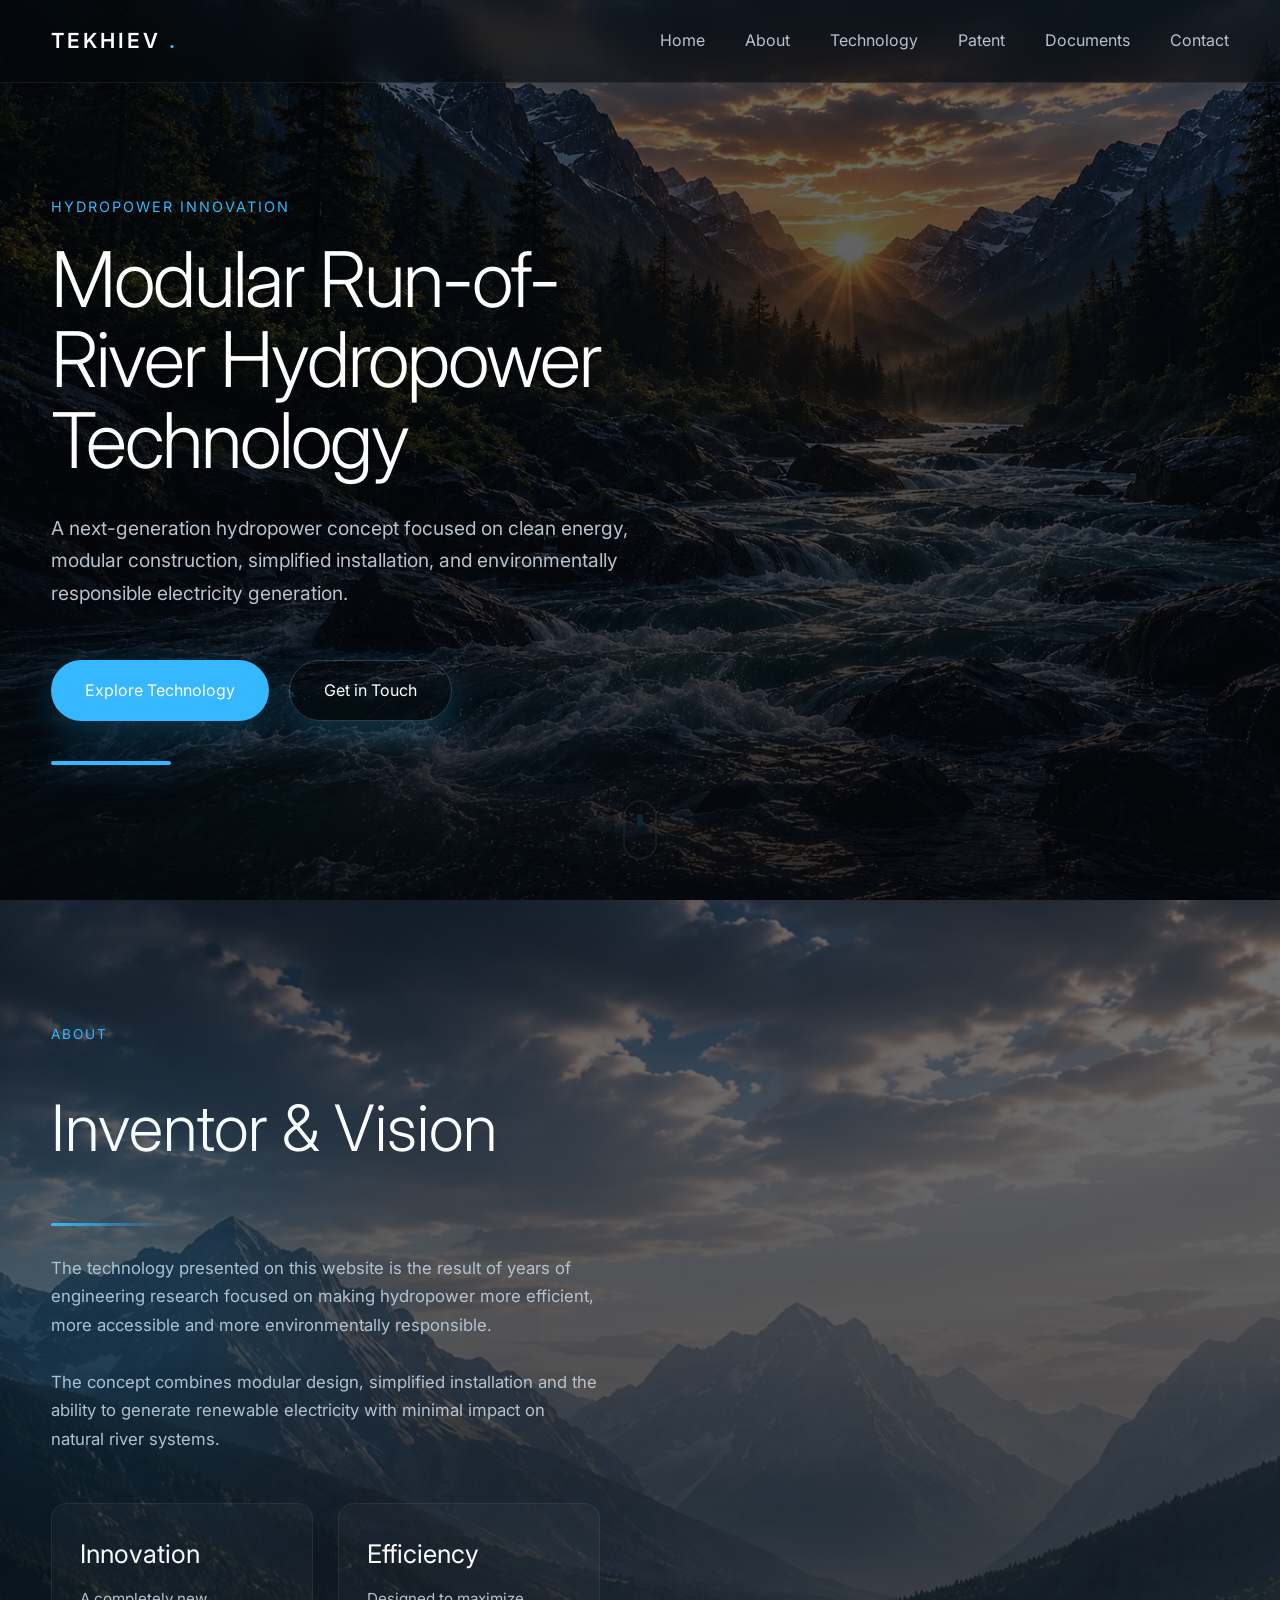
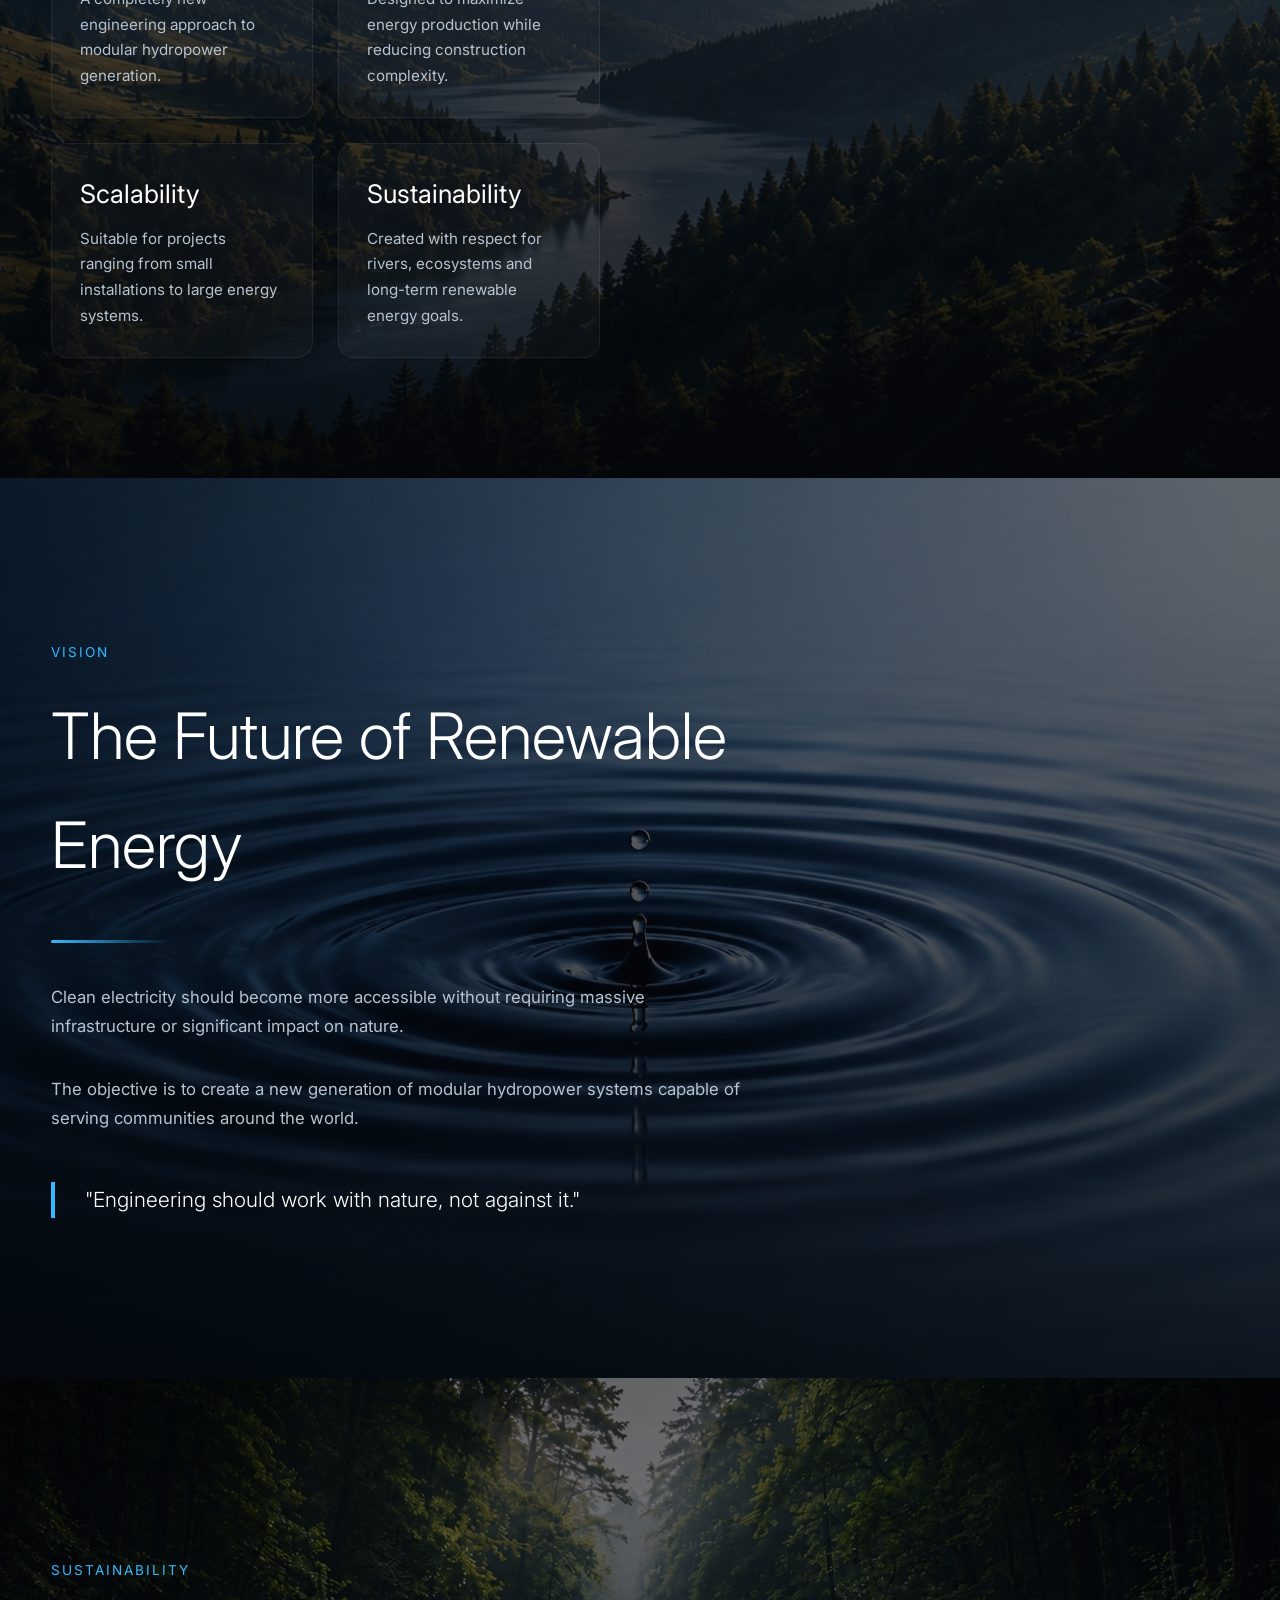
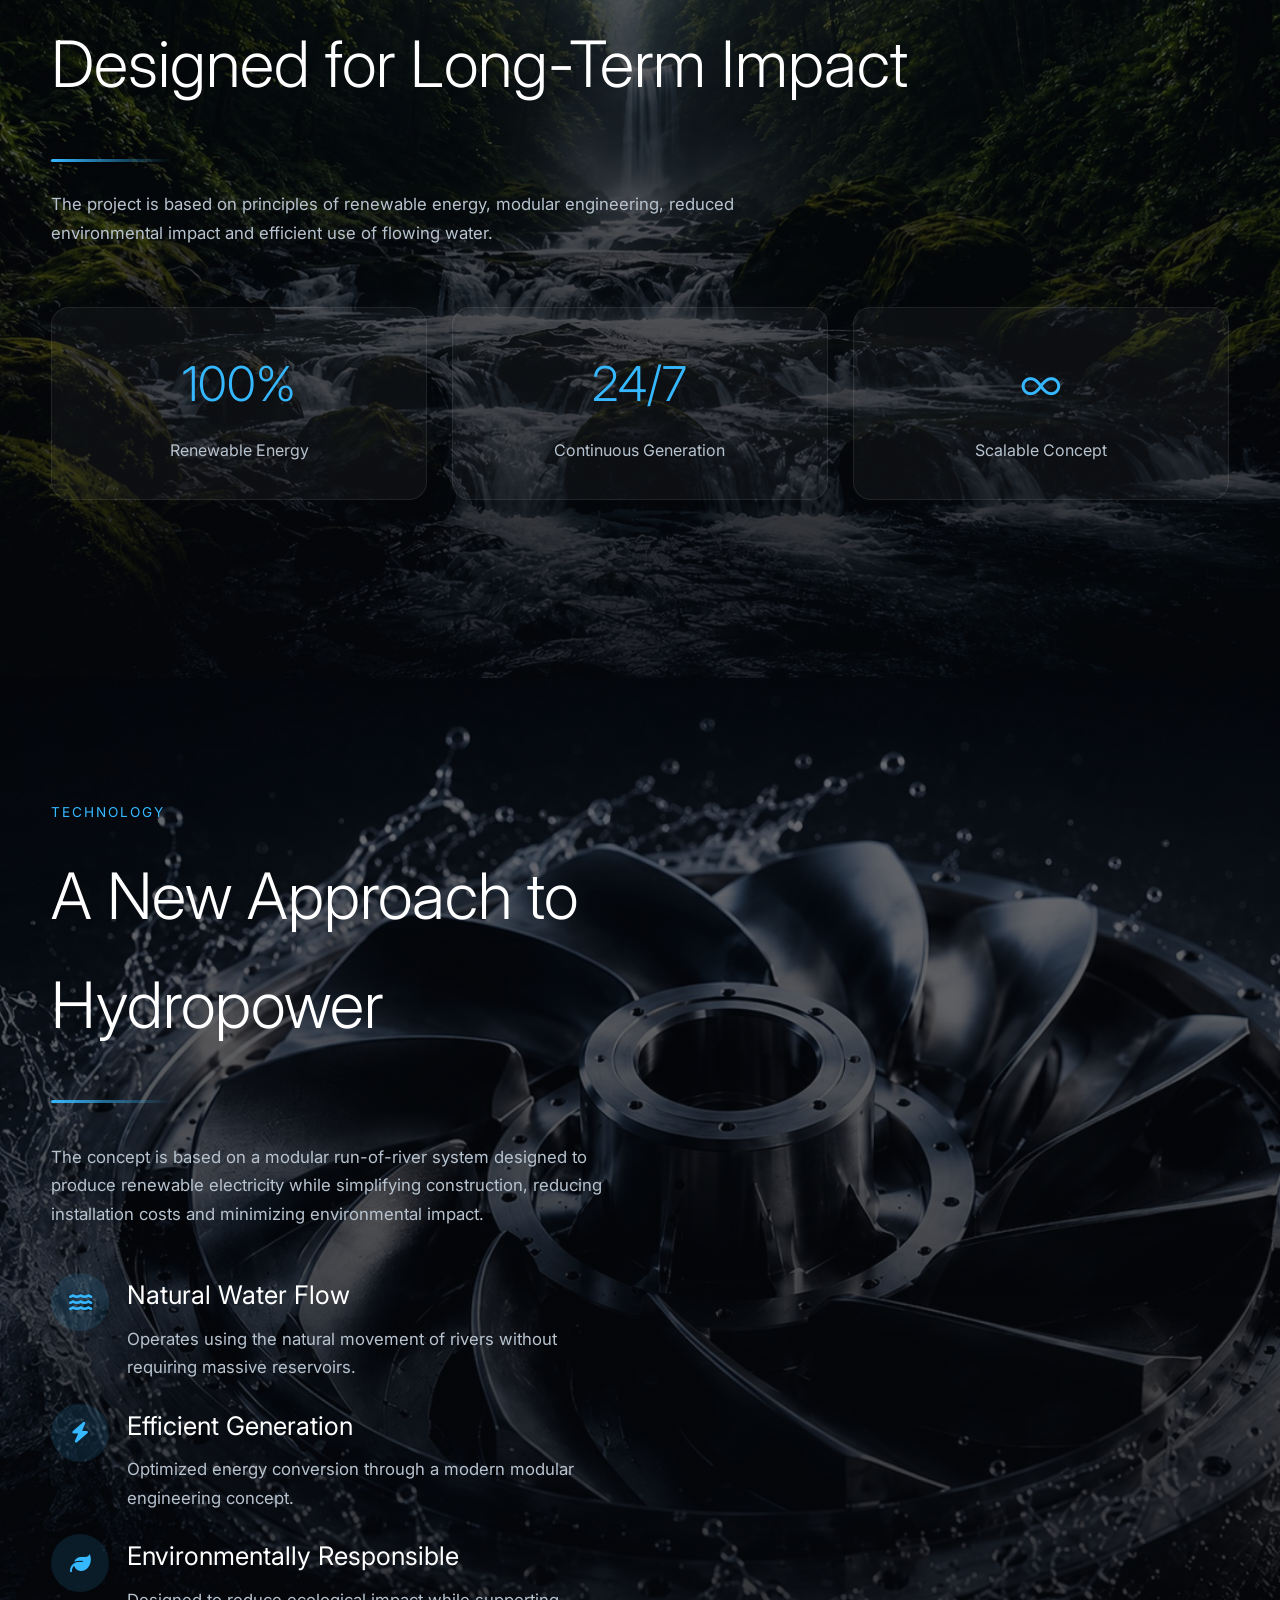
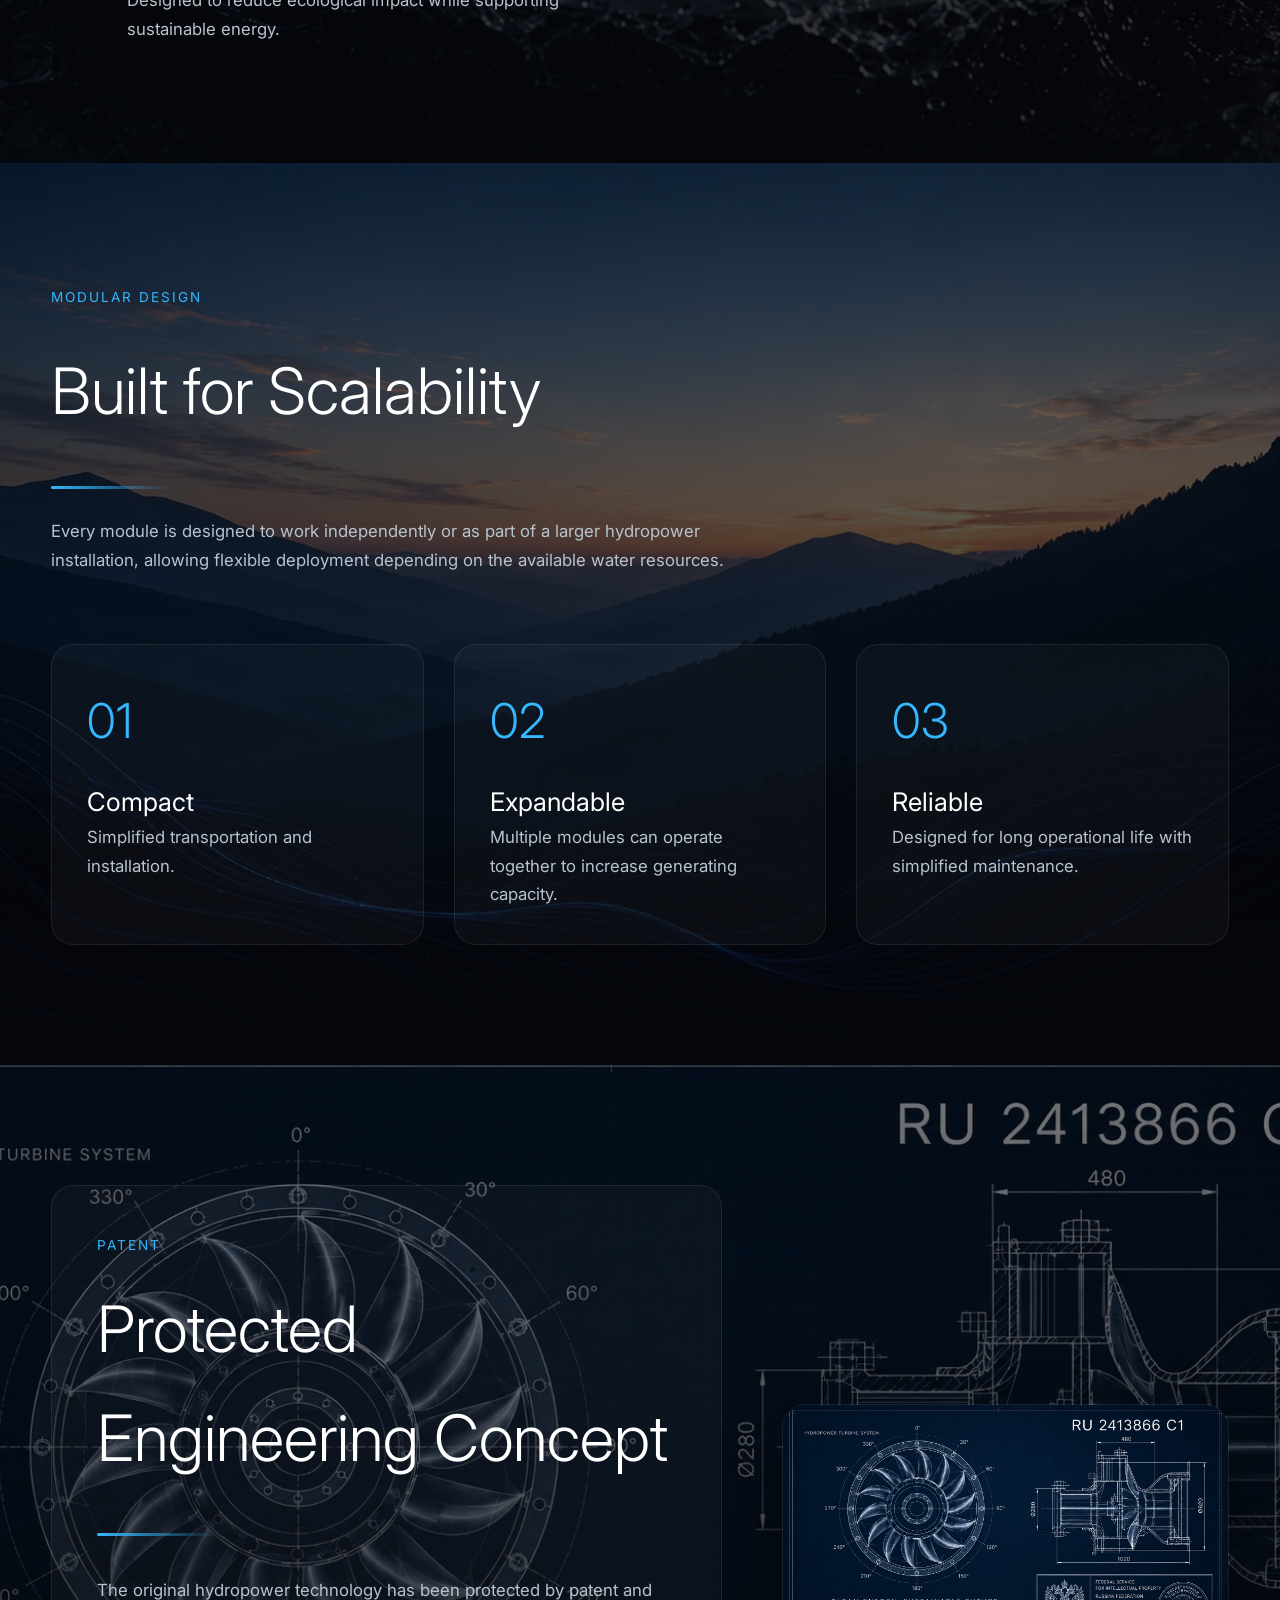
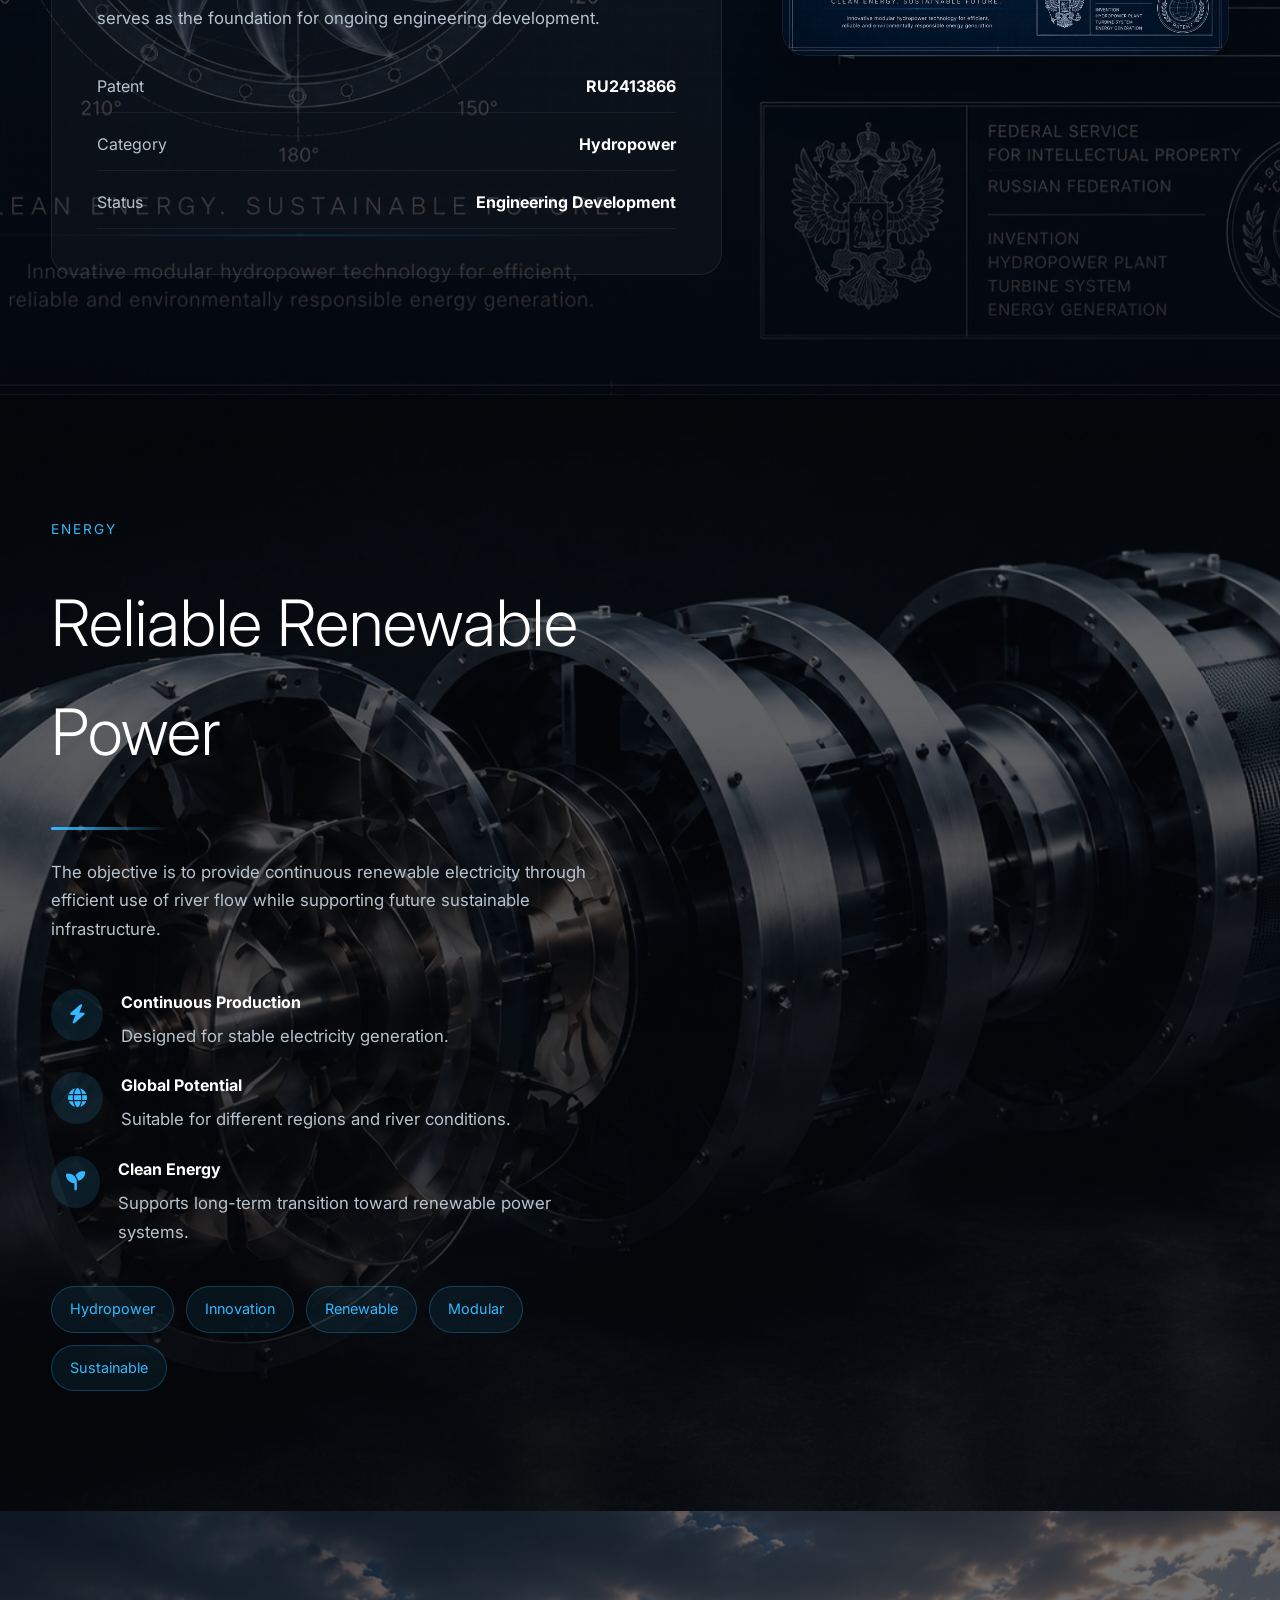
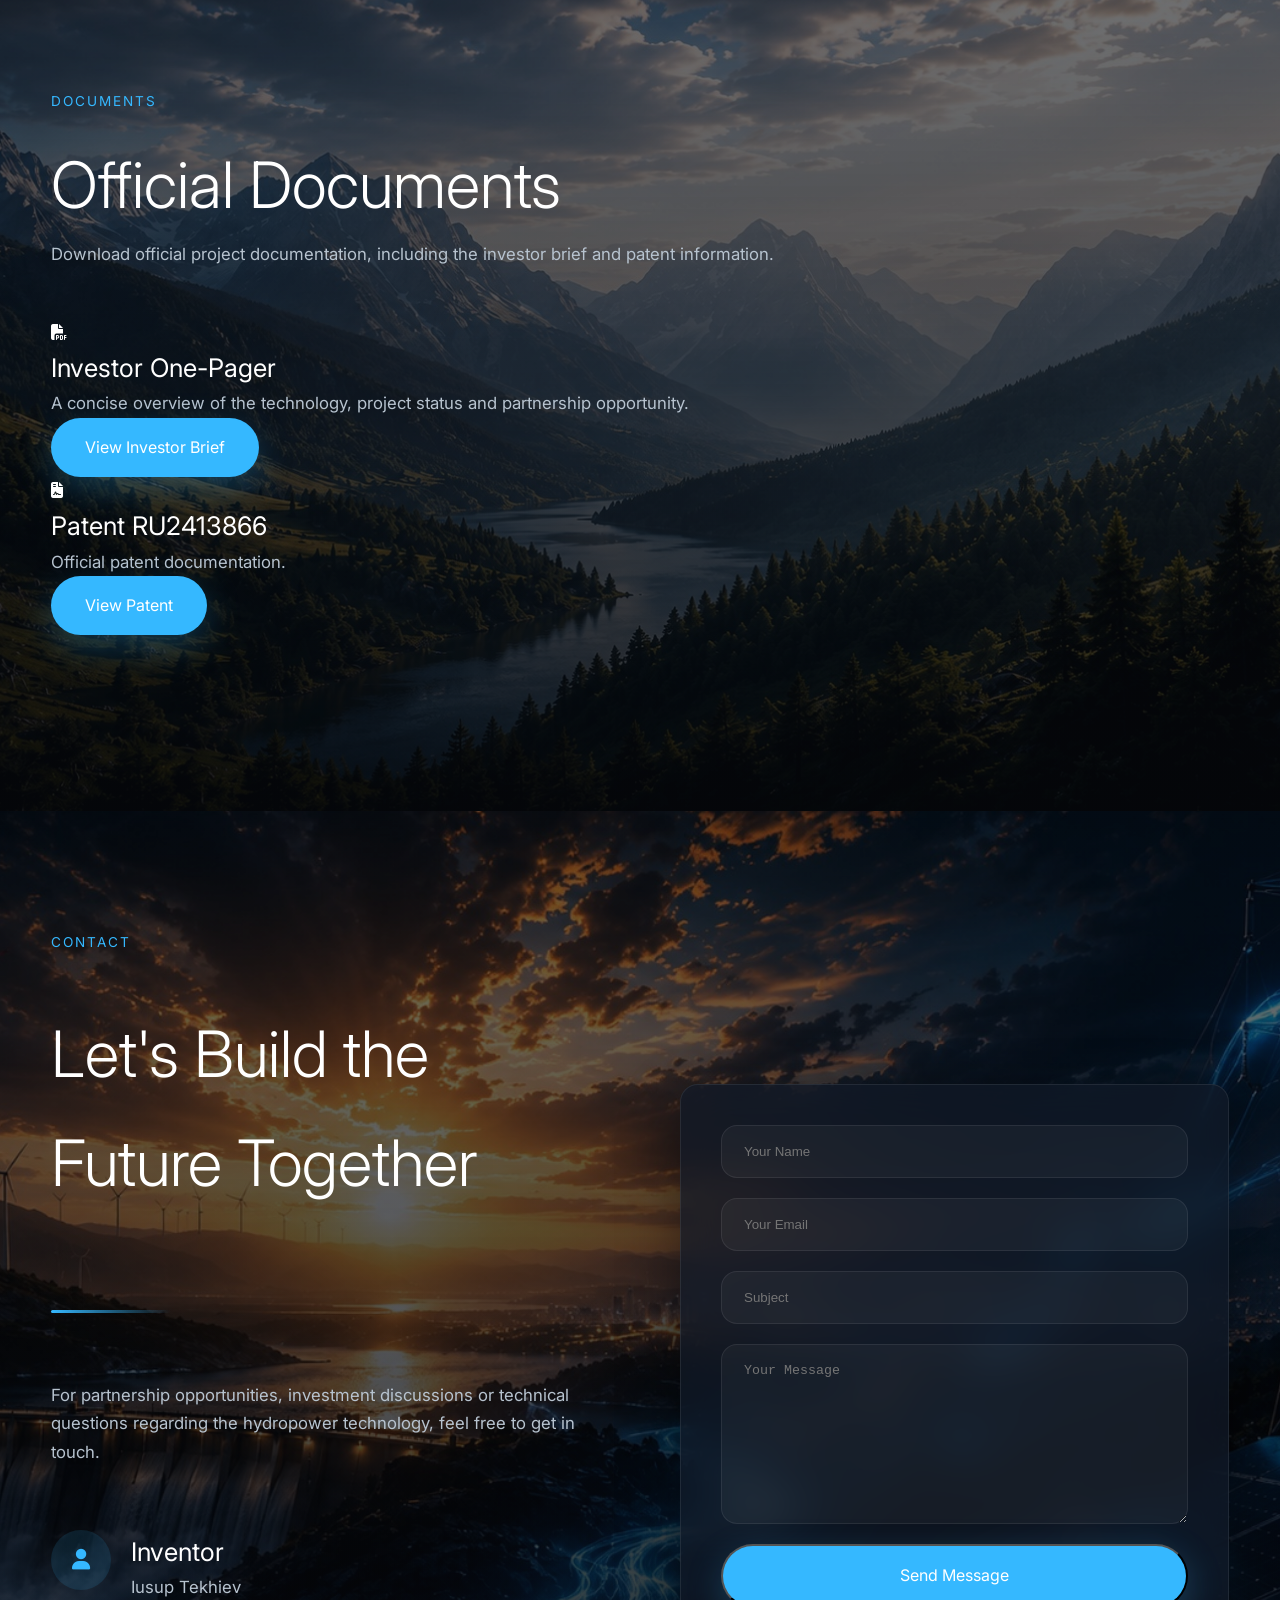
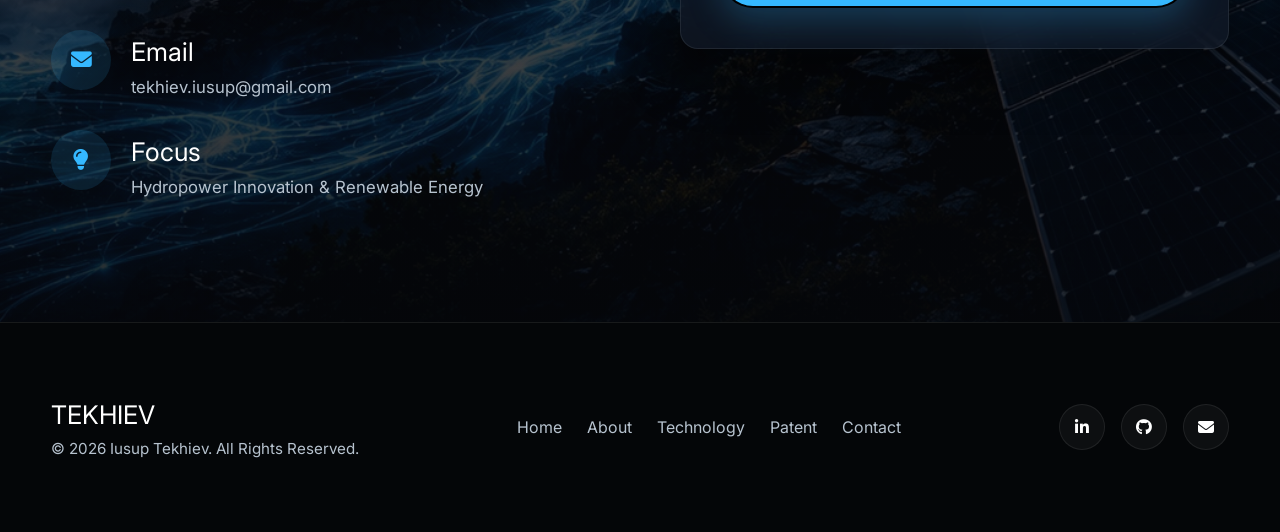
<file: index.html>
<!DOCTYPE html>
<html lang="en">

<head>

<meta charset="UTF-8">

<meta
    name="viewport"
    content="width=device-width, initial-scale=1.0">

<title>Iusup Tekhiev | Hydropower Technology</title>

<meta
    name="description"
    content="Innovative modular hydropower technology developed by inventor Iusup Tekhiev.">

<link rel="icon" href="favicon.ico">
<link rel="icon" type="image/png" href="favicon.png">
<link rel="apple-touch-icon" href="apple-touch-icon.png">
    
<link
href="https://fonts.googleapis.com/css2?family=Inter:wght@300;400;500;600&display=swap"
rel="stylesheet">

<link
rel="stylesheet"
href="style.css">

<link
rel="stylesheet"
href="https://cdnjs.cloudflare.com/ajax/libs/font-awesome/6.6.0/css/all.min.css">

</head>

<body>



<!-- ==========================================
                 HEADER
=========================================== -->

<header>

<div class="container navbar">

<a
href="#hero"
class="logo">

TEKHIEV
<span>.</span>

</a>

<nav>

<ul>

<li><a href="#hero">Home</a></li>

<li><a href="#about">About</a></li>

<li><a href="#technology">Technology</a></li>

<li><a href="#patent">Patent</a></li>

<li><a href="#documents">Documents</a></li>

<li><a href="#contact">Contact</a></li>

</ul>

</nav>

</div>

</header>



<!-- ==========================================
                  HERO
=========================================== -->

<section
id="hero"
class="hero">

<div
class="bg-image"
style="background-image:url('assets/01_Hero_Landing.jpg');">

</div>

<div class="container">

<div
class="hero-content reveal">

<span
class="hero-subtitle">

Hydropower Innovation

</span>

<h1>

Modular
Run-of-River
Hydropower
Technology

</h1>

<p>

A next-generation hydropower concept
focused on clean energy, modular
construction, simplified installation,
and environmentally responsible
electricity generation.

</p>

<div class="hero-buttons">

<a
href="#technology"
class="btn">

Explore Technology

</a>

<a
href="#contact"
class="btn btn-outline">

Get in Touch

</a>

</div>

<div class="hero-line">

</div>

</div>

</div>

<div class="scroll-indicator">

</div>

</section>

<!-- ==========================================
                  ABOUT
=========================================== -->

<section
id="about"
class="about">

<div
class="bg-image"
style="background-image:url('assets/03_About_Background.jpg');">
</div>

<div class="container">

<div class="grid">

<div class="section-content reveal">

<span class="section-subtitle">

About

</span>

<h2 class="section-title">

Inventor & Vision

</h2>

<div class="divider"></div>

<p class="section-text">

The technology presented on this website
is the result of years of engineering
research focused on making hydropower
more efficient, more accessible and
more environmentally responsible.

</p>

<p class="section-text">

The concept combines modular design,
simplified installation and the ability
to generate renewable electricity with
minimal impact on natural river systems.

</p>

<div class="about-features">

<div class="feature">

<h3>

Innovation

</h3>

<p>

A completely new engineering approach
to modular hydropower generation.

</p>

</div>

<div class="feature">

<h3>

Efficiency

</h3>

<p>

Designed to maximize energy production
while reducing construction complexity.

</p>

</div>

<div class="feature">

<h3>

Scalability

</h3>

<p>

Suitable for projects ranging from
small installations to large energy
systems.

</p>

</div>

<div class="feature">

<h3>

Sustainability

</h3>

<p>

Created with respect for rivers,
ecosystems and long-term renewable
energy goals.

</p>

</div>

</div>

</div>

</div>

<div class="glow left"></div>

</section>



<!-- ==========================================
                  VISION
=========================================== -->

<section
class="vision">

<div
class="bg-image"
style="background-image:url('assets/04_Vision_Background.jpg');">
</div>

<div class="container">

<div class="vision-content reveal">

<span class="section-subtitle">

Vision

</span>

<h2 class="section-title">

The Future of
Renewable Energy

</h2>

<div class="divider"></div>

<p class="section-text">

Clean electricity should become more
accessible without requiring massive
infrastructure or significant impact
on nature.

</p>

<p class="section-text">

The objective is to create a new
generation of modular hydropower
systems capable of serving communities
around the world.

</p>

<div class="vision-quote">

<p>

"Engineering should work with nature,
not against it."

</p>

</div>

</div>

</div>

<div class="glow right"></div>

</section>



<!-- ==========================================
              SUSTAINABILITY
=========================================== -->

<section
class="sustainability">

<div
class="bg-image"
style="background-image:url('assets/05_Sustainability_Background.jpg');">
</div>

<div class="container">

<div class="section-content reveal">

<span class="section-subtitle">

Sustainability

</span>

<h2 class="section-title">

Designed for
Long-Term Impact

</h2>

<div class="divider"></div>

<p class="section-text">

The project is based on principles of
renewable energy, modular engineering,
reduced environmental impact and
efficient use of flowing water.

</p>

<div class="stats">

<div class="stat">

<div class="stat-number">

100%

</div>

<div class="stat-title">

Renewable Energy

</div>

</div>

<div class="stat">

<div class="stat-number">

24/7

</div>

<div class="stat-title">

Continuous Generation

</div>

</div>

<div class="stat">

<div class="stat-number">

∞

</div>

<div class="stat-title">

Scalable Concept

</div>

</div>

</div>

</div>

</div>

</section>

<!-- ==========================================
                TECHNOLOGY
=========================================== -->

<section
id="technology"
class="technology">

<div
class="bg-image"
style="background-image:url('assets/02_Technology_Concept.jpg');">
</div>

<div class="container">

<div class="tech-grid">

<div class="tech-content reveal">

<span class="section-subtitle">

Technology

</span>

<h2 class="section-title">

A New Approach
to Hydropower

</h2>

<div class="divider"></div>

<p class="section-text">

The concept is based on a modular
run-of-river system designed to
produce renewable electricity while
simplifying construction, reducing
installation costs and minimizing
environmental impact.

</p>

<div class="tech-list">

<div class="tech-item">

<div class="tech-icon">

<i class="fas fa-water"></i>

</div>

<div>

<h3>

Natural Water Flow

</h3>

<p>

Operates using the natural movement
of rivers without requiring massive
reservoirs.

</p>

</div>

</div>

<div class="tech-item">

<div class="tech-icon">

<i class="fas fa-bolt"></i>

</div>

<div>

<h3>

Efficient Generation

</h3>

<p>

Optimized energy conversion through
a modern modular engineering concept.

</p>

</div>

</div>

<div class="tech-item">

<div class="tech-icon">

<i class="fas fa-leaf"></i>

</div>

<div>

<h3>

Environmentally Responsible

</h3>

<p>

Designed to reduce ecological impact
while supporting sustainable energy.

</p>

</div>

</div>

</div>

</div>

</div>

</section>



<!-- ==========================================
               MODULAR DESIGN
=========================================== -->

<section
class="modular">

<div
class="bg-image"
style="background-image:url('assets/07_Modular_Concept.jpg');">
</div>

<div class="container">

<div class="section-content reveal">

<span class="section-subtitle">

Modular Design

</span>

<h2 class="section-title">

Built for
Scalability

</h2>

<div class="divider"></div>

<p class="section-text">

Every module is designed to work
independently or as part of a larger
hydropower installation, allowing
flexible deployment depending on the
available water resources.

</p>

<div class="modular-grid">

<div class="module-card">

<div class="module-number">

01

</div>

<h3>

Compact

</h3>

<p>

Simplified transportation and
installation.

</p>

</div>

<div class="module-card">

<div class="module-number">

02

</div>

<h3>

Expandable

</h3>

<p>

Multiple modules can operate together
to increase generating capacity.

</p>

</div>

<div class="module-card">

<div class="module-number">

03

</div>

<h3>

Reliable

</h3>

<p>

Designed for long operational life
with simplified maintenance.

</p>

</div>

</div>

</div>

</div>

</section>



<!-- ==========================================
                  PATENT
=========================================== -->

<section
id="patent"
class="patent">

<div
class="bg-image"
style="background-image:url('assets/06_Patent_Concept.jpg');">
</div>

<div class="container">

<div class="patent-wrapper">

<div class="patent-card reveal">

<span class="section-subtitle">

Patent

</span>

<h2 class="section-title">

Protected
Engineering Concept

</h2>

<div class="divider"></div>

<p class="section-text">

The original hydropower technology
has been protected by patent and
serves as the foundation for ongoing
engineering development.

</p>

<ul class="patent-info">

<li>

<span>

Patent

</span>

<strong>

RU2413866

</strong>

</li>

<li>

<span>

Category

</span>

<strong>

Hydropower

</strong>

</li>

<li>

<span>

Status

</span>

<strong>

Engineering Development

</strong>

</li>

</ul>

</div>

<div class="image-frame reveal">

<img
src="assets/06_Patent_Concept.jpg"
alt="Patent">

</div>

</div>

</div>

</section>



<!-- ==========================================
                   ENERGY
=========================================== -->

<section
class="energy">

<div
class="bg-image"
style="background-image:url('assets/08_Energy_Concept.jpg');">
</div>

<div class="container">

<div class="energy-grid">

<div class="section-content reveal">

<span class="section-subtitle">

Energy

</span>

<h2 class="section-title">

Reliable Renewable
Power

</h2>

<div class="divider"></div>

<p class="section-text">

The objective is to provide continuous
renewable electricity through efficient
use of river flow while supporting
future sustainable infrastructure.

</p>

<div class="energy-list">

<div class="energy-item">

<i class="fas fa-bolt"></i>

<div>

<h4>

Continuous Production

</h4>

<p>

Designed for stable electricity
generation.

</p>

</div>

</div>

<div class="energy-item">

<i class="fas fa-globe"></i>

<div>

<h4>

Global Potential

</h4>

<p>

Suitable for different regions and
river conditions.

</p>

</div>

</div>

<div class="energy-item">

<i class="fas fa-seedling"></i>

<div>

<h4>

Clean Energy

</h4>

<p>

Supports long-term transition toward
renewable power systems.

</p>

</div>

</div>

</div>

<div class="tags">

<span class="tag">

Hydropower

</span>

<span class="tag">

Innovation

</span>

<span class="tag">

Renewable

</span>

<span class="tag">

Modular

</span>

<span class="tag">

Sustainable

</span>

</div>

</div>

</div>

</section>
    
    <section id="documents" class="documents">

<div
    
class="bg-image"
    
style="background-image:url('assets/03_About_Background.jpg');">
    
</div>

    <div class="container">

        <div class="section-title">
            
            <span class="section-subtitle">

Documents

</span>

            <h2>Official Documents</h2>

            <p>
                Download official project documentation,
                including the investor brief and patent information.
            </p>

        </div>

        <div class="features-grid">

            <div class="feature-card reveal">

                <i class="fas fa-file-pdf"></i>

                <h3>Investor One-Pager</h3>

                <p>
                    A concise overview of the technology,
                    project status and partnership opportunity.
                </p>

                <a
                    href="Investor_One_Pager_Final_v2.pdf"
                    class="btn"
                    target="_blank">

                    View Investor Brief

                </a>

            </div>

            <div class="feature-card reveal">

                <i class="fas fa-file-contract"></i>

                <h3>Patent RU2413866</h3>

                <p>
                  Official patent documentation.

                </p>

                <a
                    href="patent.pdf"
                    class="btn"
                    target="_blank">

                    View Patent

                </a>

            </div>

        </div>

    </div>

</section>

<!-- ==========================================
                 CONTACT
=========================================== -->

<section
id="contact"
class="contact">

<div
class="bg-image"
style="background-image:url('assets/09_Contact_Background.jpg');">
</div>

<div class="container">

<div class="contact-grid">

<div class="contact-info reveal">

<span class="section-subtitle">

Contact

</span>

<h2 class="section-title">

Let's Build
the Future Together

</h2>

<div class="divider"></div>

<p class="section-text">

For partnership opportunities,
investment discussions or technical
questions regarding the hydropower
technology, feel free to get in touch.

</p>

<div class="contact-item">

<div class="contact-icon">

<i class="fas fa-user"></i>

</div>

<div>

<h3>

Inventor

</h3>

<p>

Iusup Tekhiev

</p>

</div>

</div>

<div class="contact-item">

<div class="contact-icon">

<i class="fas fa-envelope"></i>

</div>

<div>

<h3>

Email

</h3>

<p>

tekhiev.iusup@gmail.com

</p>

</div>

</div>

<div class="contact-item">

<div class="contact-icon">

<i class="fas fa-lightbulb"></i>

</div>

<div>

<h3>

Focus

</h3>

<p>

Hydropower Innovation &
Renewable Energy

</p>

</div>

</div>

</div>



<div class="card reveal">

<form
  class="contact-form"
  action="https://formspree.io/f/mbdnwagq"
  method="POST"
>
    
 <input 
     type="hidden" 
     name="_next" 
     value="https://tekhiev.com/thank-you.html"
     >

<input
  type="text"
  name="name"
  placeholder="Your Name"
  required
>

<input
  type="email"
  name="email"
  placeholder="Your Email"
  required
>

<input
  type="text"
  name="subject"
  placeholder="Subject"
>

<textarea
  name="message"
  placeholder="Your Message"
  required
></textarea>

<button
class="btn"
type="submit">

Send Message

</button>

</form>

</div>

</div>

</div>

</section>



<!-- ==========================================
                  FOOTER
=========================================== -->

<footer>

<div class="container">

<div class="footer-content">

<div>

<h3>

TEKHIEV

</h3>

<p class="footer-copy">

© 2026 Iusup Tekhiev.
All Rights Reserved.

</p>

</div>

<div class="footer-links">

<a href="#hero">

Home

</a>

<a href="#about">

About

</a>

<a href="#technology">

Technology

</a>

<a href="#patent">

Patent

</a>

<a href="#contact">

Contact

</a>

</div>

<div class="social">

<a href="#">

<i class="fab fa-linkedin-in"></i>

</a>

<a href="#">

<i class="fab fa-github"></i>

</a>

<a href="mailto:tekhiev.iusup@gmail.com">

<i class="fas fa-envelope"></i>

</a>

</div>

</div>

</div>

</footer>



<!-- ==========================================
             BACK TO TOP
=========================================== -->

<a
href="#hero"
class="back-top">

<i class="fas fa-arrow-up"></i>

</a>



<!-- ==========================================
                JAVASCRIPT
=========================================== -->

<script>

const revealElements =
document.querySelectorAll(
'.reveal,.fade-up,.fade-left,.fade-right'
);

function reveal(){

const trigger =
window.innerHeight*0.85;

revealElements.forEach(el=>{

const top=
el.getBoundingClientRect().top;

if(top<trigger){

el.classList.add('active');

}

});

}

window.addEventListener(
'scroll',
reveal
);

reveal();



const backTop =
document.querySelector('.back-top');

window.addEventListener(
'scroll',
()=>{

if(window.scrollY>500){

backTop.classList.add('show');

}

else{

backTop.classList.remove('show');

}

});



document
.querySelectorAll('a[href^="#"]')
.forEach(anchor=>{

anchor.addEventListener(
'click',

function(e){

e.preventDefault();

const target=
document.querySelector(
this.getAttribute('href')
);

if(target){

target.scrollIntoView({

behavior:'smooth'

});

}

});

});

</script>

</body>
</html>
</file>
<file: style.css>
/*==================================================
  HYDROPOWER WEBSITE
  STYLE.CSS
  PART 1
==================================================*/


/*=========================
        VARIABLES
=========================*/

:root{

    --bg:#05070B;
    --bg-secondary:#0D1117;
    --bg-card:rgba(17,25,40,.72);

    --text:#ffffff;
    --text-light:#b7c3cf;

    --accent:#35b8ff;
    --accent-light:#6bd7ff;

    --border:rgba(255,255,255,.08);

    --shadow:
        0 20px 60px rgba(0,0,0,.45);

    --radius:18px;

    --transition:.35s ease;

    --container:1280px;

}



/*=========================
        RESET
=========================*/

*{
    margin:0;
    padding:0;
    box-sizing:border-box;
}

html{

    scroll-behavior:smooth;

}

body{

    background:var(--bg);

    color:var(--text);

    font-family:
        Inter,
        "Segoe UI",
        sans-serif;

    overflow-x:hidden;

    line-height:1.7;

    -webkit-font-smoothing:antialiased;

}

img{

    display:block;

    max-width:100%;

}

a{

    color:inherit;

    text-decoration:none;

}

button{

    font:inherit;

}

ul{

    list-style:none;

}



/*=========================
    TYPOGRAPHY
=========================*/

h1{

    font-size:clamp(3rem,6vw,6rem);

    font-weight:300;

    line-height:1.05;

    letter-spacing:-2px;

}

h2{

    font-size:clamp(2.3rem,5vw,4rem);

    font-weight:300;

}

h3{

    font-size:1.6rem;

    font-weight:400;

}

p{

    color:var(--text-light);

    font-size:1.05rem;

}



/*=========================
      CONTAINER
=========================*/

.container{

    width:min(var(--container),92%);

    margin:auto;

}



/*=========================
      SECTION
=========================*/

section{

    position:relative;

    min-height:100vh;

    display:flex;

    align-items:center;

    padding:120px 0;

    overflow:hidden;

}

section::before{

    content:"";

    position:absolute;

    inset:0;

    background:

        linear-gradient(

            rgba(5,7,11,.55),

            rgba(5,7,11,.85)

        );

    z-index:1;

}

section>.container{

    position:relative;

    z-index:2;

}



/*=========================
      BACKGROUND
=========================*/

.bg-image{

    position:absolute;

    inset:0;

    background-size:cover;

    background-position:center;

    background-repeat:no-repeat;

    transform:scale(1.04);

    transition:8s ease;

}

section:hover .bg-image{

    transform:scale(1.08);

}



/*=========================
        HEADER
=========================*/

header{

    position:fixed;

    top:0;

    left:0;

    width:100%;

    z-index:999;

    backdrop-filter:blur(16px);

    background:

        rgba(5,7,11,.58);

    border-bottom:

        1px solid var(--border);

}

.navbar{

    height:82px;

    display:flex;

    justify-content:space-between;

    align-items:center;

}

.logo{

    font-size:1.3rem;

    font-weight:600;

    letter-spacing:3px;

    color:#fff;

}

.logo span{

    color:var(--accent);

}



/*=========================
       NAVIGATION
=========================*/

nav ul{

    display:flex;

    gap:40px;

}

nav a{

    color:var(--text-light);

    transition:var(--transition);

    position:relative;

}

nav a::after{

    content:"";

    position:absolute;

    left:0;

    bottom:-8px;

    width:0;

    height:2px;

    background:var(--accent);

    transition:.35s;

}

nav a:hover{

    color:#fff;

}

nav a:hover::after{

    width:100%;

}



/*=========================
        BUTTONS
=========================*/

.btn{

    display:inline-flex;

    align-items:center;

    justify-content:center;

    gap:10px;

    padding:16px 34px;

    border-radius:100px;

    background:var(--accent);

    color:white;

    transition:var(--transition);

    box-shadow:

        0 12px 35px

        rgba(53,184,255,.25);

}

.btn:hover{

    transform:translateY(-4px);

    background:var(--accent-light);

    box-shadow:

        0 18px 45px

        rgba(53,184,255,.4);

}

.btn-outline{

    background:transparent;

    border:1px solid

    rgba(255,255,255,.18);

}

.btn-outline:hover{

    border-color:var(--accent);

}



/*=========================
        HERO
=========================*/

.hero{

    background:#000;

}

.hero-content{
    max-width:720px;
    padding-top:40px;
}

.hero h1{

    max-width:900px;

    text-wrap:balance;

    line-height:1.05;

    margin-bottom:25px;

}

.hero-subtitle{

    display:inline-block;

    margin:20px 0;

    color:var(--accent);

    letter-spacing:2px;

    text-transform:uppercase;

    font-size:.9rem;

}

.hero p{

    max-width:650px;

    margin:30px 0 50px;

    font-size:1.2rem;

}

.hero-buttons{

    display:flex;

    gap:20px;

    flex-wrap:wrap;

}



/*=========================
     HERO WATER LINE
=========================*/

.hero-line{

    width:120px;

    height:4px;

    border-radius:100px;

    background:var(--accent);

    margin-top:40px;

    box-shadow:

        0 0 30px

        rgba(53,184,255,.5);

}



/*=========================
        SCROLL ICON
=========================*/

.scroll-indicator{

    position:absolute;

    left:50%;

    bottom:40px;

    transform:translateX(-50%);

    width:34px;

    height:60px;

    border:

        2px solid rgba(255,255,255,.4);

    border-radius:30px;

}

.scroll-indicator::before{

    content:"";

    position:absolute;

    left:50%;

    top:12px;

    width:6px;

    height:12px;

    border-radius:10px;

    background:var(--accent);

    transform:translateX(-50%);

    animation:scroll 2s infinite;

}

@keyframes scroll{

    0%{

        opacity:0;

        transform:
        translate(-50%,0);

    }

    50%{

        opacity:1;

    }

    100%{

        opacity:0;

        transform:
        translate(-50%,20px);

    }

}

/*==================================================
  HYDROPOWER WEBSITE
  STYLE.CSS
  PART 2
==================================================*/


/*=========================
        GRID
=========================*/

.grid{

    display:grid;

    grid-template-columns:
        repeat(2,1fr);

    gap:80px;

    align-items:center;

}

.grid-3{

    display:grid;

    grid-template-columns:
        repeat(3,1fr);

    gap:35px;

}



/*=========================
      GLASS CARD
=========================*/

.card{

    background:var(--bg-card);

    border:1px solid var(--border);

    border-radius:var(--radius);

    padding:40px;

    backdrop-filter:blur(18px);

    box-shadow:var(--shadow);

    transition:var(--transition);

}

.card:hover{

    transform:translateY(-10px);

    border-color:

        rgba(53,184,255,.35);

    box-shadow:

        0 25px 60px

        rgba(0,0,0,.55);

}



/*=========================
        TEXT
=========================*/

.section-title{

    margin-bottom:24px;

}

.section-subtitle{

    display:inline-block;

    color:var(--accent);

    font-size:.85rem;

    letter-spacing:2px;

    text-transform:uppercase;

    margin-bottom:18px;

}

.section-text{

    max-width:700px;

    color:var(--text-light);

    margin-bottom:35px;

}



/*=========================
     ABOUT SECTION
=========================*/

.about{

    position:relative;

}

.about-content{

    max-width:680px;

}

.about-features{

    display:grid;

    grid-template-columns:
        repeat(2,1fr);

    gap:25px;

    margin-top:50px;

}

.feature{

    background:

        rgba(255,255,255,.03);

    border:

        1px solid rgba(255,255,255,.06);

    border-radius:16px;

    padding:28px;

    transition:.35s;

}

.feature:hover{

    background:

        rgba(53,184,255,.08);

    transform:translateY(-6px);

}

.feature h3{

    margin-bottom:10px;

}

.feature p{

    font-size:.95rem;

}



/*=========================
      VISION
=========================*/

.vision{

    position:relative;

}

.vision-content{

    max-width:760px;

}

.vision-quote{

    margin-top:50px;

    padding-left:30px;

    border-left:

        4px solid var(--accent);

}

.vision-quote p{

    font-size:1.3rem;

    color:white;

    font-weight:300;

}



/*=========================
    SUSTAINABILITY
=========================*/

.sustainability{

    position:relative;

}

.stats{

    display:grid;

    grid-template-columns:
        repeat(3,1fr);

    gap:25px;

    margin-top:60px;

}

.stat{

    background:

        rgba(255,255,255,.04);

    padding:35px;

    border-radius:18px;

    text-align:center;

    border:

        1px solid rgba(255,255,255,.08);

    transition:.35s;

}

.stat:hover{

    background:

        rgba(53,184,255,.08);

    transform:translateY(-8px);

}

.stat-number{

    font-size:3rem;

    color:var(--accent);

    font-weight:300;

}

.stat-title{

    margin-top:12px;

    color:var(--text-light);

}



/*=========================
     DECORATION
=========================*/

.glow{

    position:absolute;

    width:420px;

    height:420px;

    border-radius:50%;

    filter:blur(120px);

    background:

        rgba(53,184,255,.12);

    pointer-events:none;

}

.glow.left{

    left:-150px;

    top:10%;

}

.glow.right{

    right:-150px;

    bottom:10%;

}



/*=========================
       DIVIDER
=========================*/

.divider{

    width:120px;

    height:3px;

    border-radius:100px;

    margin:40px 0;

    background:

        linear-gradient(
            to right,
            var(--accent),
            transparent
        );

}



/*=========================
      ANIMATIONS
=========================*/

.fade-up{

    opacity:0;

    transform:translateY(60px);

    transition:

        opacity .9s ease,

        transform .9s ease;

}

.fade-up.active{

    opacity:1;

    transform:none;

}

.fade-left{

    opacity:0;

    transform:translateX(-60px);

    transition:1s;

}

.fade-left.active{

    opacity:1;

    transform:none;

}

.fade-right{

    opacity:0;

    transform:translateX(60px);

    transition:1s;

}

.fade-right.active{

    opacity:1;

    transform:none;

}



/*=========================
      IMAGE EFFECT
=========================*/

.image-frame{

    overflow:hidden;

    border-radius:24px;

    border:

        1px solid rgba(255,255,255,.08);

    box-shadow:var(--shadow);

}

.image-frame img{

    transition:8s ease;

}

.image-frame:hover img{

    transform:scale(1.08);

}



/*=========================
      FLOATING DOTS
=========================*/

.dot{

    position:absolute;

    width:8px;

    height:8px;

    border-radius:50%;

    background:var(--accent);

    box-shadow:

        0 0 20px

        rgba(53,184,255,.8);

    animation:

        pulse 3s infinite;

}

@keyframes pulse{

    0%{

        opacity:.2;

        transform:scale(.7);

    }

    50%{

        opacity:1;

        transform:scale(1.4);

    }

    100%{

        opacity:.2;

        transform:scale(.7);

    }

}



/*=========================
     SECTION SPACING
=========================*/

.section-content>*{

    margin-bottom:28px;

}

.section-content>*:last-child{

    margin-bottom:0;

}

/*==================================================
  HYDROPOWER WEBSITE
  STYLE.CSS
  PART 3
==================================================*/


/*=========================
      TECHNOLOGY
=========================*/

.technology{

    position:relative;

}

.tech-grid{

    display:grid;

    grid-template-columns:
        repeat(2,1fr);

    gap:70px;

    align-items:center;

}

.tech-content{

    max-width:700px;

}

.tech-list{

    margin-top:45px;

    display:flex;

    flex-direction:column;

    gap:22px;

}

.tech-item{

    display:flex;

    align-items:flex-start;

    gap:18px;

}

.tech-icon{

    width:58px;

    height:58px;

    border-radius:50%;

    display:flex;

    align-items:center;

    justify-content:center;

    background:

        rgba(53,184,255,.12);

    color:var(--accent);

    font-size:1.3rem;

    flex-shrink:0;

}

.tech-item h3{

    margin-bottom:8px;

}



/*=========================
     IMAGE CARD
=========================*/

.tech-image{

    position:relative;

}

.tech-image img{

    width:100%;

    border-radius:24px;

    box-shadow:var(--shadow);

}

.tech-image::after{

    content:"";

    position:absolute;

    inset:-12px;

    border:

        1px solid rgba(53,184,255,.18);

    border-radius:28px;

}



/*=========================
      MODULAR
=========================*/

.modular{

    position:relative;

}

.modular-grid{

    display:grid;

    grid-template-columns:
        repeat(3,1fr);

    gap:30px;

    margin-top:70px;

}

.module-card{

    padding:35px;

    border-radius:22px;

    background:

        rgba(255,255,255,.03);

    border:

        1px solid rgba(255,255,255,.08);

    transition:.35s;

}

.module-card:hover{

    transform:translateY(-10px);

    background:

        rgba(53,184,255,.08);

}

.module-number{

    font-size:3rem;

    color:var(--accent);

    font-weight:300;

    margin-bottom:18px;

}



/*=========================
       PATENT
=========================*/

.patent{

    position:relative;

}

.patent-wrapper{

    display:grid;

    grid-template-columns:
        1.2fr .8fr;

    gap:60px;

    align-items:center;

}

.patent-card{

    background:

        rgba(255,255,255,.03);

    border-radius:22px;

    border:

        1px solid rgba(255,255,255,.08);

    padding:45px;

}

.patent-info{

    margin-top:40px;

    display:grid;

    gap:18px;

}

.patent-info li{

    display:flex;

    justify-content:space-between;

    border-bottom:

        1px solid rgba(255,255,255,.06);

    padding-bottom:12px;

}

.patent-info span{

    color:var(--text-light);

}



/*=========================
      ENERGY
=========================*/

.energy{

    position:relative;

}

.energy-grid{

    display:grid;

    grid-template-columns:
        repeat(2,1fr);

    gap:80px;

    align-items:center;

}

.energy-list{

    display:grid;

    gap:22px;

    margin-top:45px;

}

.energy-item{

    display:flex;

    gap:18px;

    align-items:flex-start;

}

.energy-item i{

    width:52px;

    height:52px;

    border-radius:50%;

    display:flex;

    align-items:center;

    justify-content:center;

    background:

        rgba(53,184,255,.12);

    color:var(--accent);

    font-size:1.2rem;

}

.energy-item h4{

    margin-bottom:6px;

}



/*=========================
      INFO BOX
=========================*/

.info-box{

    padding:32px;

    border-radius:20px;

    background:

        rgba(255,255,255,.03);

    border:

        1px solid rgba(255,255,255,.08);

    transition:.35s;

}

.info-box:hover{

    border-color:

        rgba(53,184,255,.35);

    transform:translateY(-6px);

}



/*=========================
      TAGS
=========================*/

.tags{

    display:flex;

    flex-wrap:wrap;

    gap:12px;

    margin-top:40px;

}

.tag{

    padding:10px 18px;

    border-radius:999px;

    background:

        rgba(53,184,255,.08);

    border:

        1px solid rgba(53,184,255,.25);

    color:var(--accent);

    font-size:.9rem;

}



/*=========================
     PARALLAX EFFECT
=========================*/

.parallax{

    background-attachment:fixed;

    background-size:cover;

    background-position:center;

}



/*=========================
     SECTION OVERLAY
=========================*/

.dark-overlay{

    position:absolute;

    inset:0;

    background:

        linear-gradient(

            rgba(5,7,11,.40),

            rgba(5,7,11,.82)

        );

}



/*=========================
     IMAGE SHADOW
=========================*/

.soft-shadow{

    box-shadow:

        0 35px 90px

        rgba(0,0,0,.55);

}



/*=========================
     HOVER SCALE
=========================*/

.hover-scale{

    transition:.5s;

}

.hover-scale:hover{

    transform:scale(1.03);

}



/*=========================
      ACCENT LINE
=========================*/

.accent-line{

    width:90px;

    height:4px;

    border-radius:10px;

    background:var(--accent);

    margin:28px 0;

}



/*=========================
      BACKDROP BLUR
=========================*/

.blur-card{

    backdrop-filter:blur(16px);

}

/*==================================================
  HYDROPOWER WEBSITE
  STYLE.CSS
  PART 4
==================================================*/


/*=========================
        CONTACT
=========================*/

.contact{

    position:relative;

}

.contact-grid{

    display:grid;

    grid-template-columns:1fr 1fr;

    gap:80px;

    align-items:center;

}

.contact-info{

    display:flex;

    flex-direction:column;

    gap:28px;

}

.contact-item{

    display:flex;

    gap:20px;

    align-items:flex-start;

}

.contact-icon{

    width:60px;

    height:60px;

    border-radius:50%;

    display:flex;

    justify-content:center;

    align-items:center;

    background:rgba(53,184,255,.12);

    color:var(--accent);

    font-size:1.3rem;

}

.contact-form{

    display:flex;

    flex-direction:column;

    gap:20px;

}

.contact-form input,
.contact-form textarea{

    width:100%;

    padding:18px 22px;

    background:rgba(255,255,255,.04);

    border:1px solid rgba(255,255,255,.08);

    border-radius:16px;

    color:white;

    outline:none;

    transition:.3s;

}

.contact-form textarea{

    resize:vertical;

    min-height:180px;

}

.contact-form input:focus,
.contact-form textarea:focus{

    border-color:var(--accent);

    background:rgba(53,184,255,.05);

}



/*=========================
        FOOTER
=========================*/

footer{

    padding:70px 0;

    border-top:1px solid rgba(255,255,255,.08);

    background:#040608;

}

.footer-content{

    display:flex;

    justify-content:space-between;

    align-items:center;

    flex-wrap:wrap;

    gap:30px;

}

.footer-links{

    display:flex;

    gap:25px;

}

.footer-links a{

    color:var(--text-light);

    transition:.3s;

}

.footer-links a:hover{

    color:var(--accent);

}

.footer-copy{

    color:var(--text-light);

    font-size:.95rem;

}



/*=========================
      SOCIAL ICONS
=========================*/

.social{

    display:flex;

    gap:16px;

}

.social a{

    width:46px;

    height:46px;

    display:flex;

    justify-content:center;

    align-items:center;

    border-radius:50%;

    background:rgba(255,255,255,.04);

    border:1px solid rgba(255,255,255,.08);

    transition:.35s;

}

.social a:hover{

    background:var(--accent);

    transform:translateY(-5px);

}



/*=========================
      BACK TO TOP
=========================*/

.back-top{

    position:fixed;

    right:35px;

    bottom:35px;

    width:56px;

    height:56px;

    border-radius:50%;

    display:flex;

    align-items:center;

    justify-content:center;

    background:var(--accent);

    color:white;

    opacity:0;

    pointer-events:none;

    transition:.35s;

    box-shadow:0 15px 35px rgba(53,184,255,.35);

}

.back-top.show{

    opacity:1;

    pointer-events:auto;

}

.back-top:hover{

    transform:translateY(-6px);

}



/*=========================
      SCROLLBAR
=========================*/

::-webkit-scrollbar{

    width:11px;

}

::-webkit-scrollbar-track{

    background:#090d12;

}

::-webkit-scrollbar-thumb{

    background:var(--accent);

    border-radius:20px;

}



/*=========================
     SELECTION
=========================*/

::selection{

    background:var(--accent);

    color:white;

}



/*=========================
     RESPONSIVE
=========================*/

@media(max-width:1200px){

.grid,
.tech-grid,
.energy-grid,
.contact-grid,
.patent-wrapper{

grid-template-columns:1fr;

gap:50px;

}

.modular-grid{

grid-template-columns:repeat(2,1fr);

}

.stats{

grid-template-columns:repeat(2,1fr);

}

}



@media(max-width:900px){

nav{

display:none;

}

.hero-buttons{

flex-direction:column;

align-items:flex-start;

}

.grid-3{

grid-template-columns:1fr;

}

.about-features{

grid-template-columns:1fr;

}

.modular-grid{

grid-template-columns:1fr;

}

.stats{

grid-template-columns:1fr;

}

.footer-content{

flex-direction:column;

text-align:center;

}

.social{

justify-content:center;

}

}



@media(max-width:600px){

section{

padding:90px 0;

}

h1{

font-size:2.6rem;

}

h2{

font-size:2rem;

}

.card{

padding:28px;

}

.contact-form input,
.contact-form textarea{

padding:16px;

}

.btn{

width:100%;

justify-content:center;

}

.logo{

font-size:1.05rem;

letter-spacing:2px;

}

.back-top{

right:18px;

bottom:18px;

}

}



/*=========================
     FINAL POLISH
=========================*/

.reveal{

opacity:0;

transform:translateY(40px);

transition:all .9s ease;

}

.reveal.active{

opacity:1;

transform:none;

}

.blur{

filter:blur(0);

transition:filter .5s ease;

}

.blur:hover{

filter:blur(1px);

}

.shadow-hover{

transition:.4s;

}

.shadow-hover:hover{

box-shadow:0 30px 80px rgba(0,0,0,.55);

}
/*=========================
        THANK YOU
=========================*/

.thank-you{

    min-height:100vh;

    display:flex;

    align-items:center;

    justify-content:center;

    text-align:center;

    padding:40px;

    background:
    linear-gradient(rgba(5,7,11,.82),rgba(5,7,11,.82)),
    url("assets/contact.jpg") center/cover;

}

.thank-you-box{

    max-width:700px;

    padding:60px;

    border:1px solid rgba(255,255,255,.08);

    background:rgba(17,25,40,.72);

    backdrop-filter:blur(18px);

    border-radius:24px;

}

.checkmark{

    font-size:70px;

    margin-bottom:20px;

}

.thank-you h1{

    margin-bottom:20px;

}

.thank-you .lead{

    font-size:1.3rem;

    color:var(--accent);

    margin-bottom:25px;

}

.thank-you p{

    margin-bottom:35px;

}

.thank-you .btn{

    display:inline-block;

    margin-top:10px;

}

@media(max-width:600px){

    .thank-you{

        padding:20px;

    }

    .thank-you-box{

        padding:40px 24px;

    }

    .checkmark{

        font-size:56px;

    }

}

/*=========================
       DOCUMENTS
=========================*/

.documents{

    position:relative;

    overflow:hidden;

    padding:120px 0;

}

.documents .container{

    position:relative;

    z-index:1;

}

.documents .section-title{

    margin-bottom:50px;

}

@media(max-width:768px){

    .documents{

        padding:70px 0;

    }

}
/*=========================
       THE END
=========================*/
</file>
